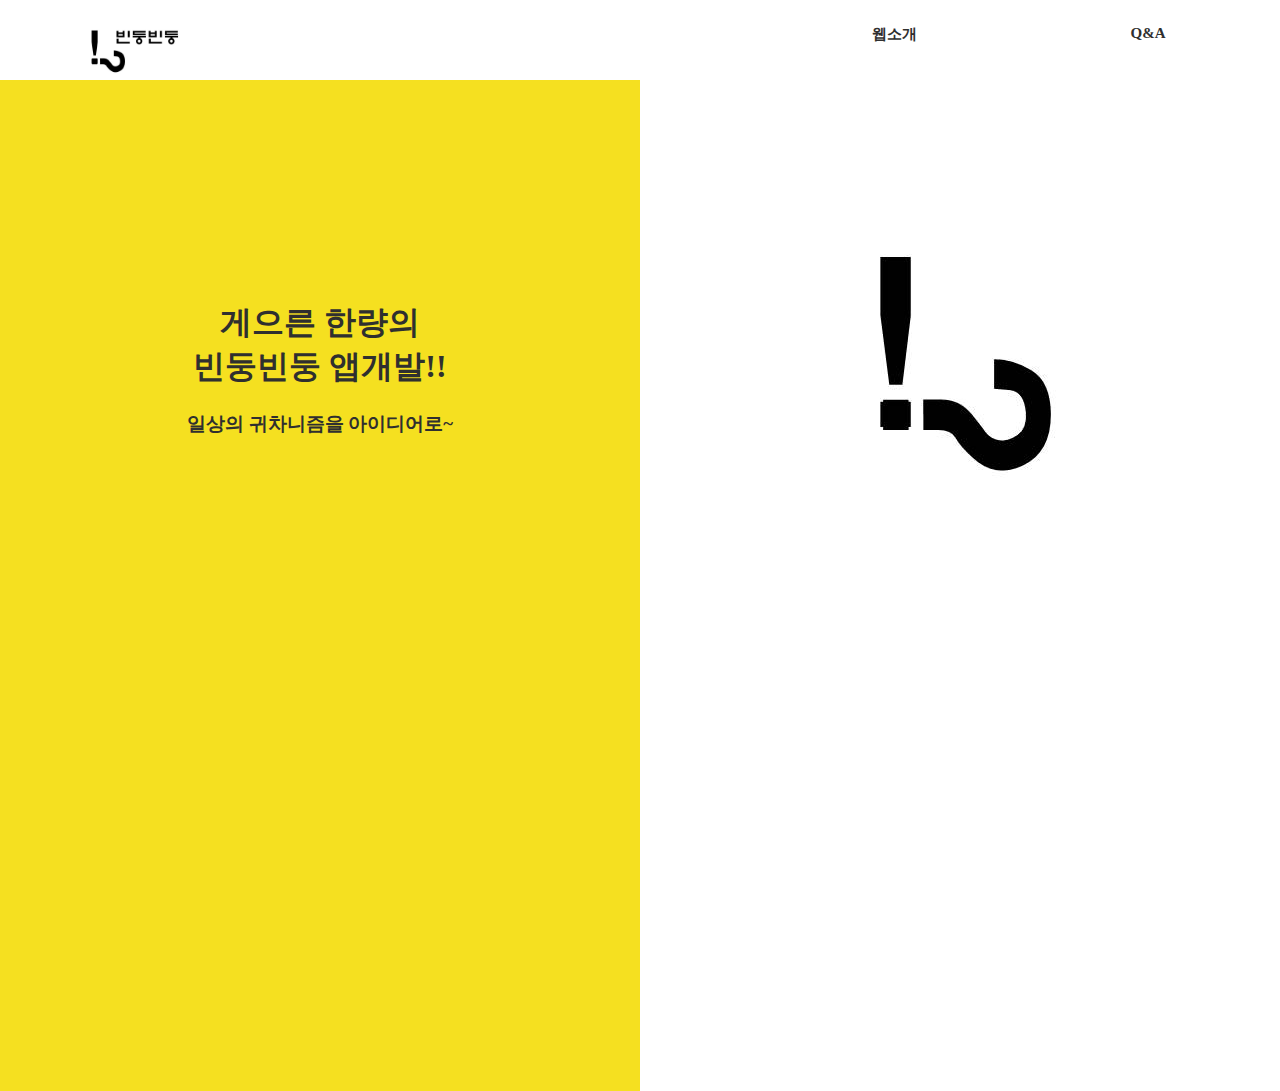
<file: index.html>
<!doctype html>
<html lang="ko">
  <head>
    <meta charset="utf-8">
    <title>빈둥빈둥 앱개발, 빈둥빈둥 어플리케이션
    </title>
    <link rel="stylesheet" href="style.css">
  </head>
  <body>

    <div class="menu">
      <span><a href="index.html"><img src="image/homeicon512.png" height="50"></a></span>
      <span></span>
      <span></span>
      <span><a href="page1.html">웹소개</a></span>
      <span><a href="page2.html">Q&A</a></span>
    </div>

    <div id="bodyText">
      <div class="textleft">
        <h1>게으른 한량의<br> 빈둥빈둥 앱개발!!</h1>
        <h3>일상의 귀차니즘을 아이디어로~</h3>
      </div>
      <div class="textright">
        <img src="image/symbol256.jpg">
      </div>
    </div>

  </body>
</html>
</file>
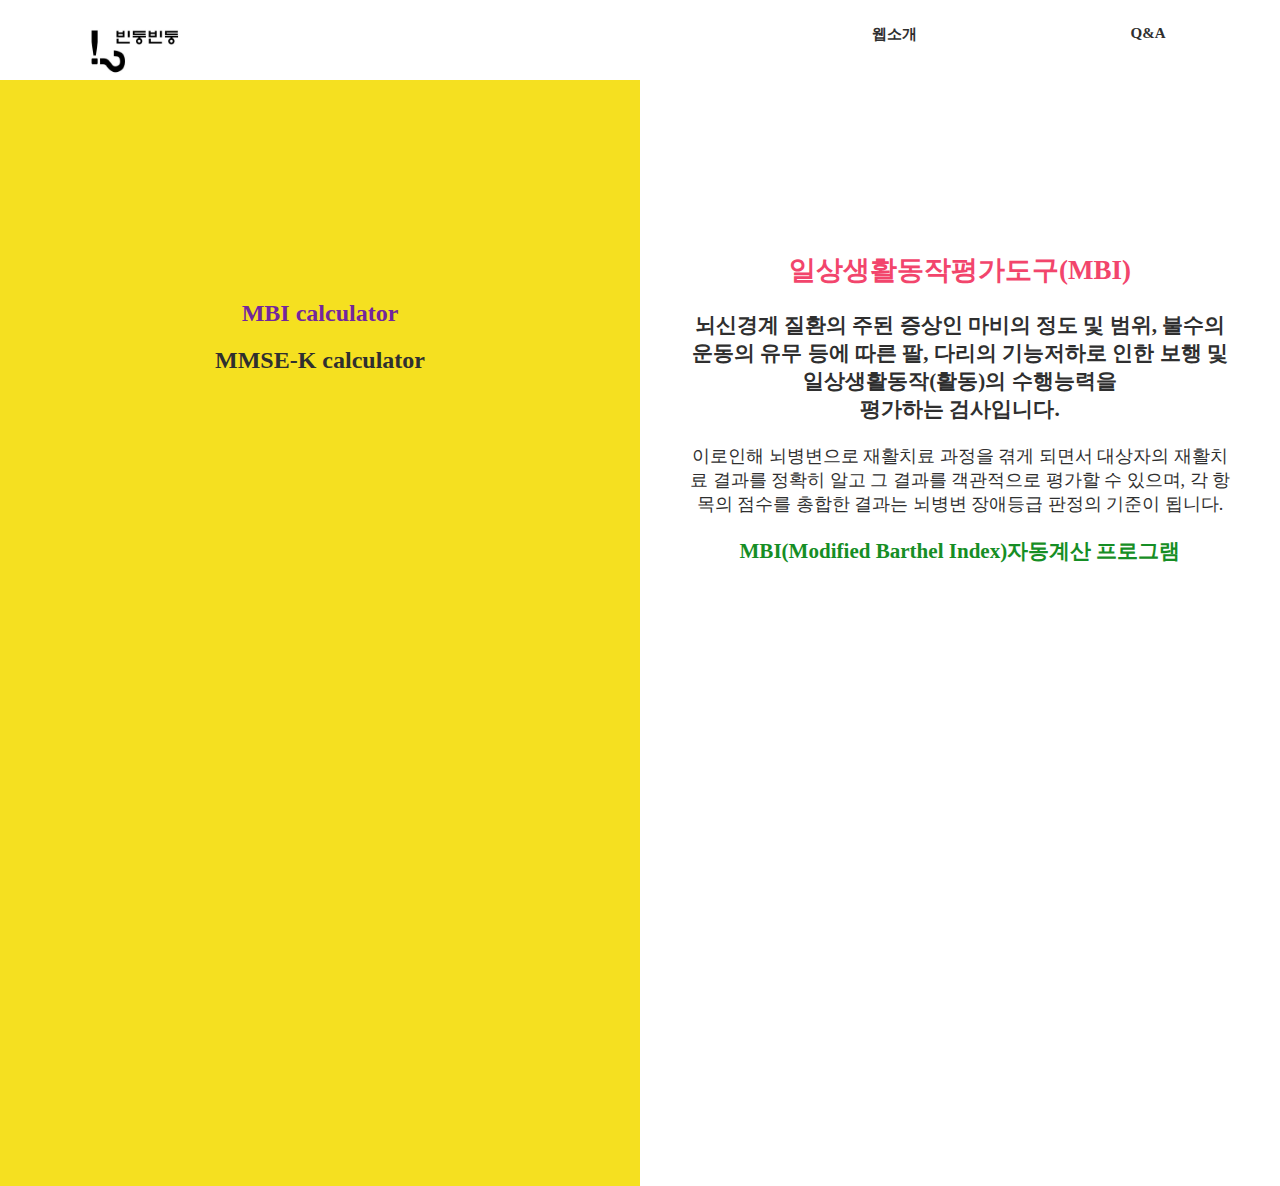
<file: page1.html>
<!doctype html>
<html lang="ko">
  <head>
    <meta charset="utf-8">
    <title>일상생활동작평가도구(MBI)자동계산프로그램
    </title>
    <link rel="stylesheet" href="style.css">
  </head>
  <body>

    <div class="menu">
      <span><a href="index.html"><img src="image/homeicon512.png" height="50"></a></span>
      <span></span>
      <span></span>
      <span><a href="page1.html">웹소개</a></span>
      <span><a href="page2.html">Q&A</a></span>
    </div>

    <div id="bodyText">
      <div class="textleft">
        <div>
          <h2>
            <a href="page1.html" style="color:rgb(115, 38, 157)">
              MBI calculator</a>
          </h2>
        </div>
        <div>
          <h2>
            <a href="page1_mmse.html">
              MMSE-K calculator</a>
          </h2>
        </div>
        <div><h2></h2></div>
      </div>
      <div class="textright">
        <div>
          <h2 style="color:rgb(242, 69, 108)">일상생활동작평가도구(MBI)</h2>
        <div>
          <h3>뇌신경계 질환의 주된 증상인 마비의 정도 및 범위, 불수의 운동의 유무 등에 따른 팔, 다리의 기능저하로 인한 보행 및 일상생활동작(활동)의 수행능력을<br>평가하는 검사입니다.</h3>
        </div>
        <div>
        이로인해 뇌병변으로 재활치료 과정을 겪게 되면서 대상자의 재활치료 결과를 정확히 알고 그 결과를 객관적으로 평가할 수 있으며, 각 항목의 점수를 총합한 결과는 뇌병변 장애등급 판정의 기준이 됩니다.
        </div>
        <h3>
          <a href="MBI/MBI.html", style="color:rgb(22, 142, 37);">
            MBI(Modified Barthel Index)자동계산 프로그램
          </a>
        </h3>
        </div>
    </div>

  </body>
</html>
</file>
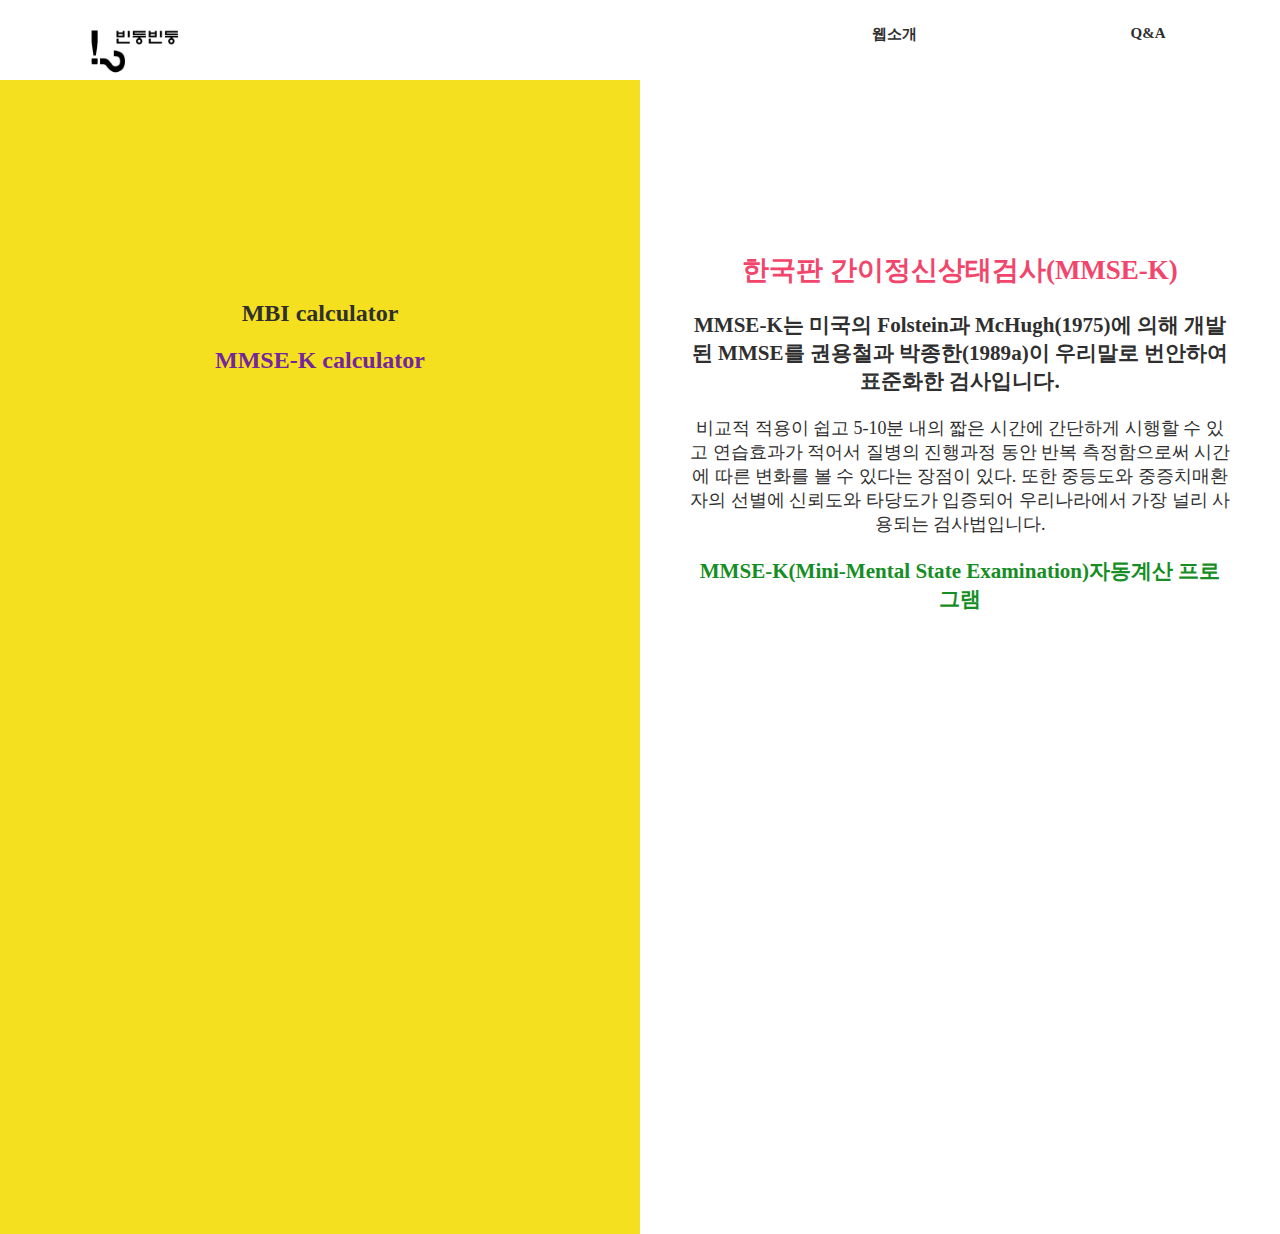
<file: page1_mmse.html>
<!doctype html>
<html lang="ko">
  <head>
    <meta charset="utf-8">
    <title>한국판 간이정신상태검사(MMSE-K)자동계산프로그램
    </title>
    <link rel="stylesheet" href="style.css">
  </head>
  <body>

    <div class="menu">
      <span><a href="index.html"><img src="image/homeicon512.png" height="50"></a></span>
      <span></span>
      <span></span>
      <span><a href="page1.html">웹소개</a></span>
      <span><a href="page2.html">Q&A</a></span>
    </div>

    <div id="bodyText">
      <div class="textleft">
        <div>
          <h2>
            <a href="page1.html">
              MBI calculator</a>
          </h2>
        </div>
        <div>
          <h2>
            <a href="page1_mmse.html" style="color:rgb(115, 38, 157)">
              MMSE-K calculator</a>
          </h2>
        </div>
        <div><h2></h2></div>
      </div>
      <div class="textright">
        <div>
          <h2 style="color:rgb(242, 69, 108)">한국판 간이정신상태검사(MMSE-K)</h2>
        </div>
        <div>
          <h3>MMSE-K는 미국의 Folstein과 McHugh(1975)에 의해 개발된 MMSE를 권용철과 박종한(1989a)이 우리말로 번안하여 표준화한 검사입니다.</h3>
        </div>
        <div>
        비교적 적용이 쉽고 5-10분 내의 짧은 시간에 간단하게 시행할 수 있고 연습효과가 적어서 질병의 진행과정 동안 반복 측정함으로써 시간에 따른 변화를 볼 수 있다는 장점이 있다.
        또한 중등도와 중증치매환자의 선별에 신뢰도와 타당도가 입증되어 우리나라에서 가장 널리 사용되는 검사법입니다.
        </div>
        <h3>
          <a href="MMSE/MMSE.html", style="color:rgb(22, 142, 37);">
            MMSE-K(Mini-Mental State Examination)자동계산 프로그램
          </a>
        </h3>
        </div>
      </div>

  </body>
</html>
</file>
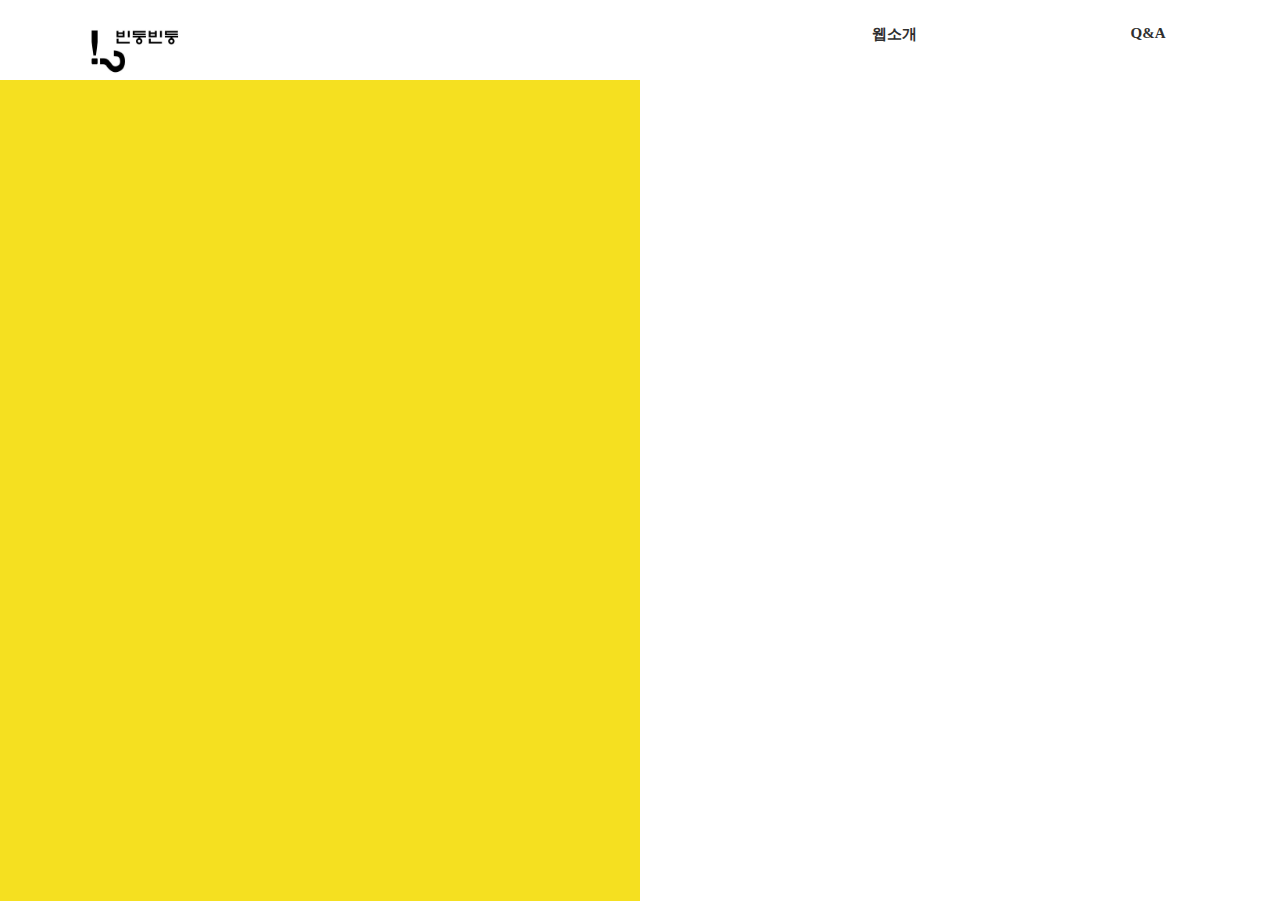
<file: page2.html>
<!doctype html>
<html lang="ko">
  <head>
    <meta charset="utf-8">
    <title>빈둥빈둥 웹개발, 궁금한점</title>
    <link rel="stylesheet" href="style.css">
  </head>
  <body>

    <div class="menu">
      <span><a href="index.html"><img src="image/homeicon512.png" height="50"></a></span>
      <span></span>
      <span></span>
      <span><a href="page1.html">웹소개</a></span>
      <span><a href="page2.html">Q&A</a></span>
    </div>

    <div id="bodyText">
      <div class="textleft">
        <h1></h1>
      </div>
      <div class="textright"></div>
    </div>

  </body>
</html>
</file>
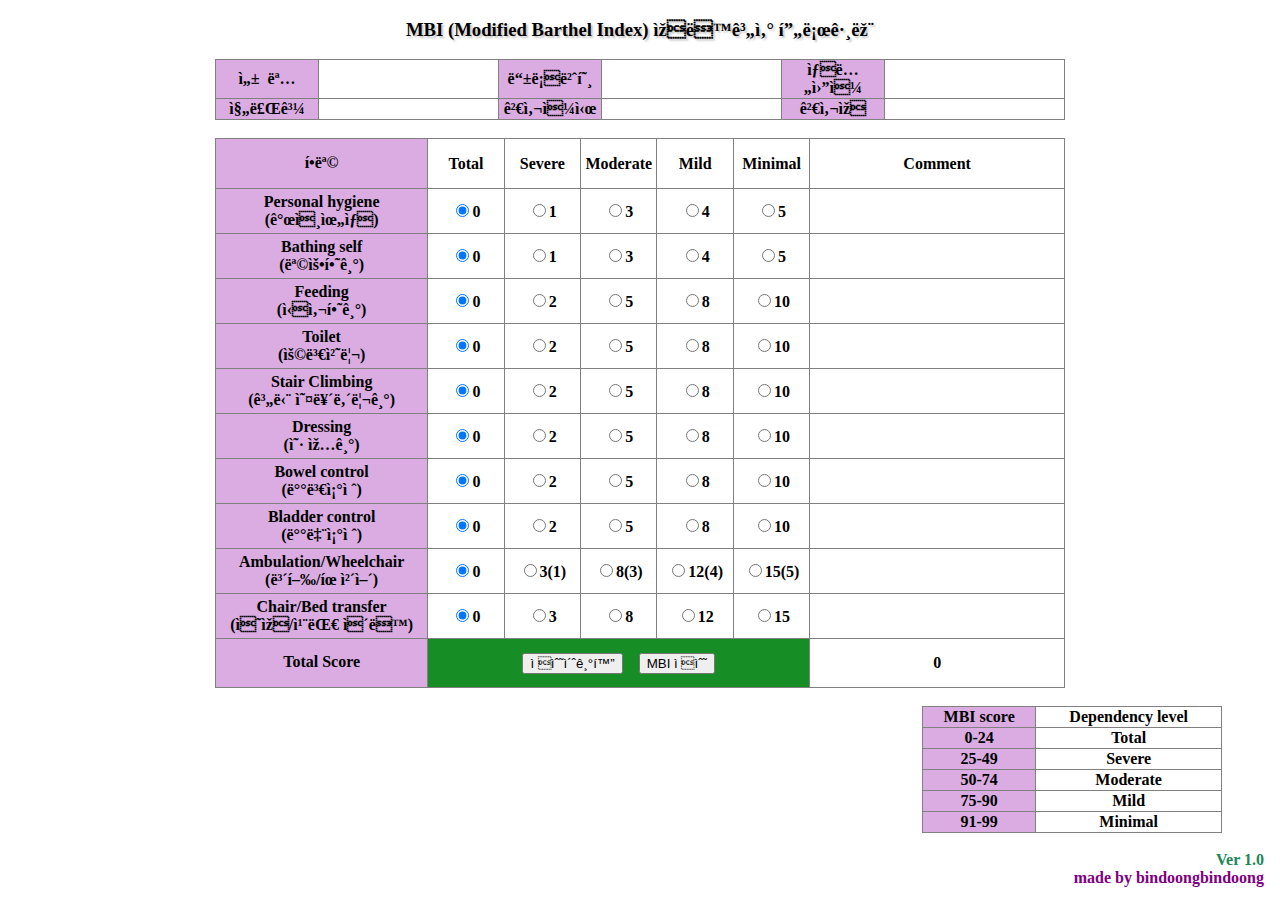
<file: MBI/MBI.html>
<!doctype html>
<html lang="ko">
  <head>
    <meta charset-"utf-8">
    <title>MBI 자동계산(Modified Barthel Index)</title>
    <link rel="stylesheet" href="MBI.css">
    <script src="MBI.js"></script>
  </head>
  <body>

  <h3>MBI (Modified Barthel Index) 자동계산 프로그램</h3>

    <table class="table1" border="1">
        <colgroup>
            <col style="width:12%">
            <col style="width:21%">
            <col style="width:12%">
            <col style="width:21%">
            <col style="width:12%">
            <col style="width:21%">
        </colgroup>
        <tr>
            <td>성&nbsp;&nbsp;명</td>
            <td>
              <input type="text" name="name" style="width:90%; border:0;">
            </td>
            <td>등록번호</td>
            <td>
              <input type="text" name="number" style="width:90%; border:0;">
            </td>
            <td>생년월일</td>
            <td>
              <input type="text" name="birth" style="width:90%; border:0;">
            </td>
        </tr>
        <tr>
            <td>진료과</td>
            <td>
              <input type="text" name="medipart" style="width:90%; border:0;">
            </td>
            <td>검사일시</td>
            <td>
              <input type="text" name="date" style="width:90%; border:0;">
            </td>
            <td>검사자</td>
            <td>
              <input type="text" name="therapist" style="width:90%; border:0;">
            </td>
        </tr>
    </table>

    <br>

  <form>
    <table class="table2" border="1">
        <colgroup>
            <col style="width:25%">
            <col style="width:9%">
            <col style="width:9%">
            <col style="width:9%">
            <col style="width:9%">
            <col style="width:9%">
            <col style="width:30%">
        </colgroup>
        <tr>
            <td><div class="topline">항목</div></td>
            <td>Total</td>
            <td>Severe</td>
            <td>Moderate</td>
            <td>Mild</td>
            <td>Minimal</td>
            <td>Comment</td>
        </tr>
        <tr>
            <td>Personal hygiene<br>(개인위생)</td>
            <td>
              <input type="radio" name="PH" value="0" checked>0
            </td>
            <td>
              <input type="radio" name="PH" value="1" >1
            </td>
            <td>
              <input type="radio" name="PH" value="3" >3
            </td>
            <td>
              <input type="radio" name="PH" value="4" >4
            </td>
            <td>
              <input type="radio" name="PH" value="5" >5
            </td>
            <td>
              <input type="text" name="pcomment" style="width:90%; border:0;">
            </td>
        </tr>
        <tr>
            <td>Bathing self<br>(목욕하기)</td>
            <td>
              <input type="radio" name="BS" value="0" checked>0
            </td>
            <td>
              <input type="radio" name="BS" value="1" >1
            </td>
            <td>
              <input type="radio" name="BS" value="3" >3
            </td>
            <td>
              <input type="radio" name="BS" value="4" >4
            </td>
            <td>
              <input type="radio" name="BS" value="5" >5
            </td>
            <td>
              <input type="text" name="bcomment" style="width:90%; border:0;">
            </td>
        </tr>
        <tr>
          <td>Feeding<br>(식사하기)</td>
          <td>
            <input type="radio" name="FE" value="0" checked>0
          </td>
          <td>
            <input type="radio" name="FE" value="2" >2
          </td>
          <td>
            <input type="radio" name="FE" value="5" >5
          </td>
          <td>
            <input type="radio" name="FE" value="8" >8
          </td>
          <td>
            <input type="radio" name="FE" value="10" >10
          </td>
          <td>
            <input type="text" name="fcomment" style="width:90%; border:0;">
          </td>
        </tr>
        <tr>
            <td>Toilet<br>(용변처리)</td>
            <td>
              <input type="radio" name="TO" value="0" checked>0
            </td>
            <td>
              <input type="radio" name="TO" value="2" >2
            </td>
            <td>
              <input type="radio" name="TO" value="5" >5
            </td>
            <td>
              <input type="radio" name="TO" value="8" >8
            </td>
            <td>
              <input type="radio" name="TO" value="10" >10
            </td>
            <td>
              <input type="text" name="tcomment" style="width:90%; border:0;">
            </td>
        </tr>
        <tr>
          <td>Stair Climbing<br>(계단 오르내리기)</td>
          <td>
            <input type="radio" name="SC" value="0" checked>0
          </td>
          <td>
            <input type="radio" name="SC" value="2" >2
          </td>
          <td>
            <input type="radio" name="SC" value="5" >5
          </td>
          <td>
            <input type="radio" name="SC" value="8" >8
          </td>
          <td>
            <input type="radio" name="SC" value="10" >10
          </td>
          <td>
            <input type="text" name="scomment" style="width:90%; border:0;">
          </td>
        </tr>
        <tr>
          <td>Dressing<br>(옷 입기)</td>
          <td>
            <input type="radio" name="DR" value="0" checked>0
          </td>
          <td>
            <input type="radio" name="DR" value="2" >2
          </td>
          <td>
            <input type="radio" name="DR" value="5" >5
          </td>
          <td>
            <input type="radio" name="DR" value="8" >8
          </td>
          <td>
            <input type="radio" name="DR" value="10" >10
          </td>
          <td>
            <input type="text" name="dcomment" style="width:90%; border:0;">
          </td>
        </tr>
        <tr>
          <td>Bowel control<br>(배변조절)</td>
          <td>
            <input type="radio" name="BO" value="0" checked>0
          </td>
          <td>
            <input type="radio" name="BO" value="2" >2
          </td>
          <td>
            <input type="radio" name="BO" value="5" >5
          </td>
          <td>
            <input type="radio" name="BO" value="8" >8
          </td>
          <td>
            <input type="radio" name="BO" value="10" >10
          </td>
          <td>
            <input type="text" name="bocomment" style="width:90%; border:0;">
          </td>
        </tr>
        <tr>
          <td>Bladder control<br>(배뇨조절)</td>
          <td>
            <input type="radio" name="BL" value="0" checked>0
          </td>
          <td>
            <input type="radio" name="BL" value="2" >2
          </td>
          <td>
            <input type="radio" name="BL" value="5" >5
          </td>
          <td>
            <input type="radio" name="BL" value="8" >8
          </td>
          <td>
            <input type="radio" name="BL" value="10" >10
          </td>
          <td>
            <input type="text" name="blcomment" style="width:90%; border:0;">
          </td>
        </tr>
        <tr>
          <td>Ambulation/Wheelchair<br>(보행/휠체어)</td>
          <td>
            <input type="radio" name="AW" value="0" checked>0
          </td>
          <td>
            <input type="radio" name="AW" value="3" >3(1)
          </td>
          <td>
            <input type="radio" name="AW" value="8" >8(3)
          </td>
          <td>
            <input type="radio" name="AW" value="12" >12(4)
          </td>
          <td>
            <input type="radio" name="AW" value="15" >15(5)
          </td>
          <td>
            <input type="text" name="acomment" style="width:90%; border:0;">
          </td>
        </tr>
        <tr>
          <td>Chair/Bed transfer<br>(의자/침대 이동)</td>
          <td>
            <input type="radio" name="CB" value="0" checked>0
          </td>
          <td>
            <input type="radio" name="CB" value="3" >3
          </td>
          <td>
            <input type="radio" name="CB" value="8" >8
          </td>
          <td>
            <input type="radio" name="CB" value="12" >12
          </td>
          <td>
            <input type="radio" name="CB" value="15" >15
          </td>
          <td>
            <input type="text" name="ccomment" style="width:90%; border:0;">
          </td>
        </tr>
        <tr>
            <td><div class="bottomline">Total Score</div></td>
            <td colspan="5" style="background-color:rgb(22, 142, 37)">
              <input type="reset" value="점수초기화" onclick="
                Reset();
              ">&nbsp;&nbsp;&nbsp;
              <input type="button" value="MBI 점수" onclick="
                result();
              ">
            </td>
            <td id='Globalscore'>0
            </td>
        </tr>
    </table>
  </form>

    <br>

    <table class="table3" border="1" >
        <tr>
            <td>MBI score</td>
            <td>Dependency level</td>
        </tr>
        <tr class="total">
            <td>0-24</td>
            <td>Total</td>
        </tr>
        <tr class="severe">
            <td>25-49</td>
            <td>Severe</td>
        </tr>
        <tr class="moderate">
            <td>50-74</td>
            <td>Moderate</td>
        </tr>
        <tr class="mild">
            <td>75-90</td>
            <td>Mild</td>
        </tr>
        <tr class="minimal">
            <td>91-99</td>
            <td>Minimal</td>
        </tr>
    </table>
    <br>
    <div align="right" style="color:rgb(34, 133, 87);">Ver 1.0&nbsp;&nbsp;</div>
    <div align="right" style="color:purple;"> made by bindoongbindoong&nbsp;&nbsp;</div>
</file>
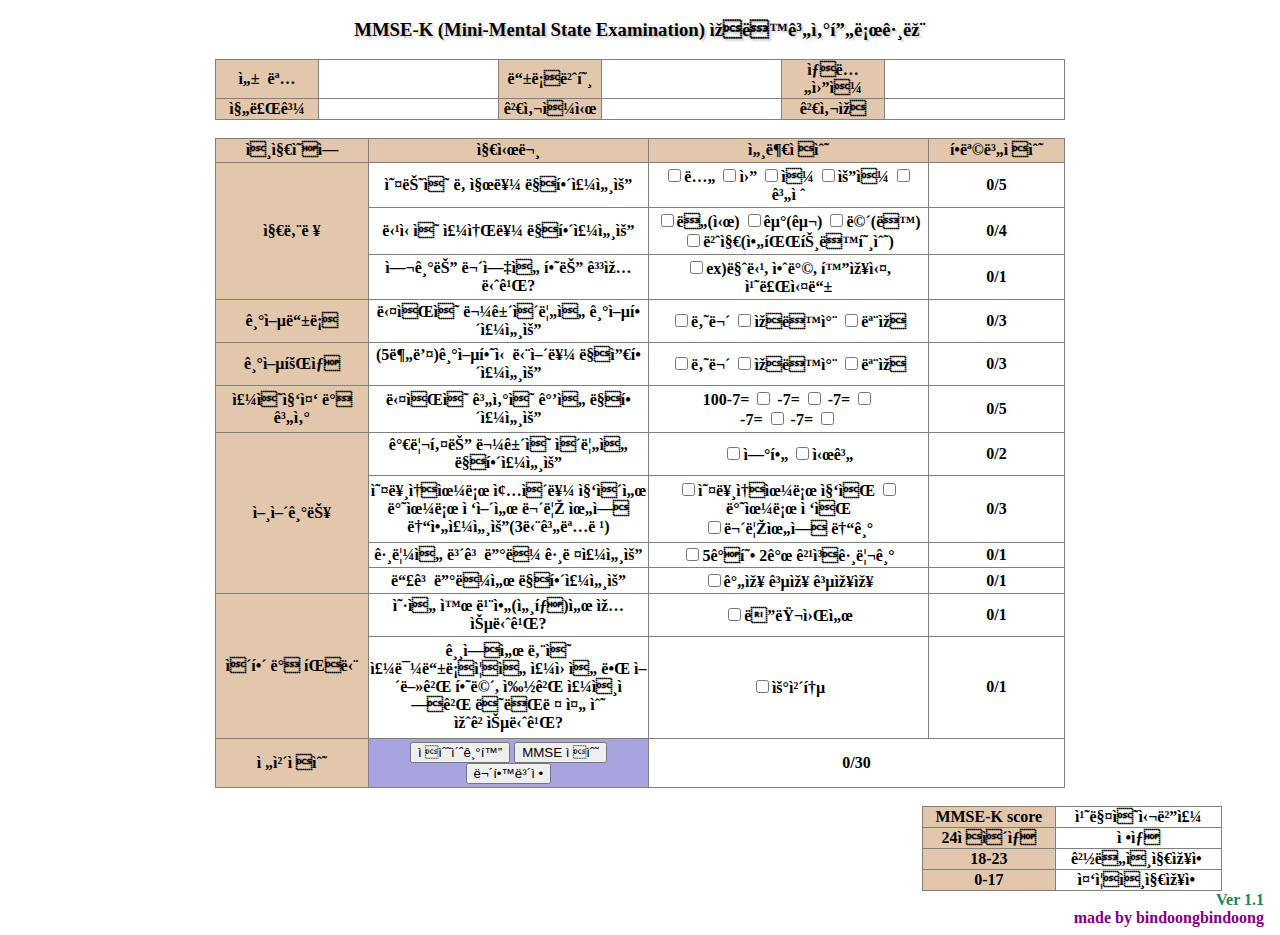
<file: MMSE/MMSE.html>
<!doctype html>
<html lang="ko">
  <head>
    <meta charset-"utf-8">
    <title>MMSE 자동계산(Mini-Mental State Examination)
    </title>
    <link rel="stylesheet" href="MMSE.css">
    <script src="MMSE.js"></script>
  </head>
  <body>

      <h3>MMSE-K (Mini-Mental State Examination) 자동계산프로그램</h3>

      <table class="table1" border="1">
          <colgroup>
              <col style="width:12%">
              <col style="width:21%">
              <col style="width:12%">
              <col style="width:21%">
              <col style="width:12%">
              <col style="width:21%">
          </colgroup>
          <tr>
              <td>성&nbsp;&nbsp;명</td>
              <td>
                <input type="text" name="name" style="width:90%; border:0;">
              </td>
              <td>등록번호</td>
              <td>
                <input type="text" name="number" style="width:90%; border:0;">
              </td>
              <td>생년월일</td>
              <td>
                <input type="text" name="birth" style="width:90%; border:0;">
              </td>
          </tr>
          <tr>
              <td>진료과</td>
              <td>
                <input type="text" name="medipart" style="width:90%; border:0;">
              </td>
              <td>검사일시</td>
              <td>
                <input type="text" name="date" style="width:90%; border:0;">
              </td>
              <td>검사자</td>
              <td>
                <input type="text" name="therapist" style="width:90%; border:0;">
              </td>
          </tr>
      </table>

      <br>

  <form>
    <table class ="table2" border="1">
      <colgroup>
          <col style="width:18%">
          <col style="width:33%">
          <col style="width:33%">
          <col style="width:16%">
      </colgroup>
          <tr> <! 두번째테이블 첫줄>
            <td>인지영역</td>
            <td>지시문</td>
            <td>세부점수</td>
            <td>항목별점수</td>
          </tr>
          <tr> <! 두번째테이블 두번쩨줄>
            <td rowspan="3">지남력
            </td>
            <td>오늘의 날짜를 말해주세요
            </td>
            <td>
              <input type="checkbox"
                onchange="totalscore(); orientation1score()"
                name="orientation1">년
              <input type="checkbox"
                onchange="totalscore(); orientation1score()"
                name="orientation1">월
              <input type="checkbox"
                onchange="totalscore(); orientation1score()"
                name="orientation1">일
              <input type="checkbox"
                onchange="totalscore(); orientation1score()"
                name="orientation1">요일
              <input type="checkbox"
                onchange="totalscore(); orientation1score()"
                name="orientation1">계절
            </td>
            <td id= "orientation1_end">0/5
            </td>
          </tr>
          <tr> <! 두번째테이블 세번째줄>
            <td class="towhite" id="towhite1">당신의 주소를 말해주세요
            </td>
            <td>
              <input type="checkbox"
              onchange="totalscore(); orientation2score()"
              name="orientation2">도(시)
              <input type="checkbox"
              onchange="totalscore(); orientation2score()"
              name="orientation2">군(구)
              <input type="checkbox"
              onchange="totalscore(); orientation2score()"
              name="orientation2">면(동)<br>
              <input type="checkbox"
              onchange="totalscore(); orientation2score()"
              name="orientation2">번지(아파트동호수)
            </td>
            <td  id= "orientation2_end">0/4
            </td>
          </tr>
          <tr> <! 두번째테이블 네번째줄>
            <td id="towhite2">여기는 무엇을 하는 곳입니까?
            </td>
            <td>
              <input type="checkbox"
                onchange="totalscore(); orientation3score()"
                name="orientation3">ex)마당, 안방, 화장실, 치료실등
            </td>
            <td id= "orientation3_end">0/1
            </td>
          </tr>
          <tr> <! 두번째테이블 다섯번째줄>
            <td>기억등록
            </td>
            <td>다음의 물건이름을 기억해주세요
            </td>
            <td>
              <input type="checkbox"
                onchange="totalscore(); memoryenrollscore()"
                name="memoryenroll">나무
              <input type="checkbox"
                onchange="totalscore(); memoryenrollscore()"
                name="memoryenroll">자동차
              <input type="checkbox"
                onchange="totalscore(); memoryenrollscore()"
                name="memoryenroll">모자
            </td>
            <td id= "memoryenroll_end">0/3
            </td>
          </tr>
          <tr> <! 두번째테이블 여섯번째줄>
            <td>기억회상
            </td>
            <td>(5분뒤)기억하신 단어를 말씀해주세요
            </td>
            <td>
              <input type="checkbox"
                onchange="totalscore(); memoryrecallscore()"
                name="memoryrecall">나무
              <input type="checkbox"
                onchange="totalscore(); memoryrecallscore()"
                name="memoryrecall">자동차
              <input type="checkbox"
                onchange="totalscore(); memoryrecallscore()"
                name="memoryrecall">모자
            </td>
            <td id= "memoryrecall_end">0/3
            </td>
          </tr>
          <tr> <! 두번째테이블 일곱번째줄>
            <td>주의집중 및 계산
            </td>
            <td>다음의 계산의 값을 말해주세요
            </td>
            <td>100-7=
              <input type="checkbox"
                onchange="totalscore(); calculationscore()"
                name="calculation"> -7=
              <input type="checkbox"
                onchange="totalscore(); calculationscore()"
                name="calculation"> -7=
              <input type="checkbox"
                onchange="totalscore(); calculationscore()"
                name="calculation"><br>-7=
              <input type="checkbox"
                onchange="totalscore(); calculationscore()"
                name="calculation"> -7=
              <input type="checkbox"
                onchange="totalscore(); calculationscore()"
                name="calculation">
            </td>
            <td id= "calculation_end">0/5
            </td>
          </tr>
          <tr> <! 두번째테이블 여덞번째줄>
            <td rowspan="4">언어기능
            </td>
            <td>가리키는 물건의 이름을 말해주세요
            </td>
            <td>
              <input type="checkbox"
                onchange="totalscore(); language1score()"
                name="language1">연필
              <input type="checkbox"
                onchange="totalscore(); language1score()"
                name="language1">시계
            </td>
            <td id= "language1_end">0/2
            </td>
          </tr>
          <tr> <! 두번째테이블 아홉번째줄>
            <td id="towhite3">오른손으로 종이를 집이서 반으로 접어서 무릎 위에 놓아주세요(3단계명령)
            </td>
            <td>
              <input type="checkbox"
                onchange="totalscore(); language2score()"
                name="language2">오른손으로 집음
              <input type="checkbox"
                onchange="totalscore(); language2score()"
                name="language2">반으로 접음<br>
              <input type="checkbox"
                onchange="totalscore(); language2score()"
                name="language2">무릎위에 놓기
            </td>
            <td id= "language2_end">0/3
            </td>
          </tr>
          <tr> <! 두번째테이블 열번째줄>
            <td id="towhite4">그림을 보고 따라 그려주세요
            </td>
            <td>
              <input type="checkbox"
              onchange="totalscore(); language3score()"
              name="language3">5각형 2개 겹쳐그리기
            </td>
            <td id= "language3_end">0/1
            </td>
          </tr>
          <tr> <! 두번째테이블 열한번째줄>
            <td id="towhite5">듣고 따라서 말해주세요
            </td>
            <td>
              <input type="checkbox"
                onchange="totalscore(); language4score()"
                name="language4">간장 공장 공장장
            </td>
            <td id= "language4_end">0/1
            </td>
          </tr>
          <tr> <! 두번째테이블 열두번째줄>
            <td rowspan="2">이해 및 판단
            </td>
            <td>옷을 왜 빨아(세탁)서 입습니까?
            </td>
            <td>
              <input type="checkbox"
                onchange="totalscore(); judgement1score()"
                name="judgement1">더러워서
            </td>
            <td id= "judgement1_end">0/1
            </td>
          </tr>
          <tr> <! 두번째테이블 열세번째줄>
            <td id="towhite6">길에서 남의 주민등록증을 주웠을 때 어떻게 하면, 쉽게 주인에게 되돌려 줄 수 있겠습니까?
            </td>
            <td>
              <input type="checkbox"
                onchange="totalscore(); judgement2score()"
                name="judgement2">우체통
            </td>
            <td id= "judgement2_end">0/1
            </td>
          </tr>
          <tr> <! 두번째테이블 열네번째줄>
            <td>전체점수
            </td>
            <td id="lastline">
              <input type="reset" value="점수초기화"
                onclick="reset_a();
              ">
              <input type="button" value="MMSE 점수"
                onclick="mmse_score();
              ">
              <input type="button" value="무학보정"
                onclick="correction();
              ">
            </td>
            <td colspan="2" id="Globalscore">0/30
            </td>
          </tr>
    </table>
  <br>

    <table class="table3" border="1" >
        <tr>
            <td>MMSE-K score</td>
            <td>치매의심범주</td>
        </tr>
        <tr>
            <td>24점이상</td>
            <td id="normal">정상</td>
        </tr>
        <tr>
            <td>18-23</td>
            <td id="mild">경도인지장애</td>
        </tr>
        <tr>
            <td>0-17</td>
            <td id="moderate">중증인지장애</td>
        </tr>
    </table>
  </form>
  <div align="right" style="color:rgb(34, 133, 87);">Ver 1.1&nbsp;&nbsp;</div>
  <div align="right" style="color:purple;"> made by bindoongbindoong&nbsp;&nbsp;</div>
  </body>

</html>
</file>
<file: style.css>
h1 {
  text-align: center;
}

p {
  font-size: 100px;
  text-align: center;
}

body {
   margin: 0;
   padding: 0;
   color: rgb(47, 47, 47);
 }
 a {
   text-decoration: none;
   color: rgb(47, 47, 47);
 }
.menu {
  height:50px;
  border: none;
  display: grid;
  grid-template-columns: 1fr 1fr 1fr 1fr 1fr;
  text-align: center;
  padding: 5px;
  padding-top: 25px;
  font-size: 15px;
  font-weight: bold;
}
#bodyText {
  text-align: center;
  display: grid;
  grid-template-columns: 1fr 1fr;
}
.textleft {
  height: 100%;
  padding-top: 200px;
  padding-bottom: 200px;
  min-width: 300px;
  background-color: rgb(245, 224, 32);
}
.textright {
  text-align: center;
  padding-top: 150px;
  padding-bottom: 200px;
  padding-left: 50px;
  padding-right: 50px;
  font-size: large;
  min-width: 500px;
  background-color: white;
}
</file>
<file: MBI/MBI.css>
h3 {
  text-align: center;
  text-shadow: 2px 2px 2px rgb(199, 199, 199);
}

body {
  font-weight: bold;
}

table {
  width: 850px;
  border-collapse: collapse;
  margin-left: auto;
  margin-right: auto;
}

td {
  text-align: center;
}
td input:focus {
  outline: none;
}

table.table1 {
  height: 60px;
}
table.table2 {
  height: 550px;
}
table.table3 {
  width: 300px;
  margin-left: auto;
  margin-right: 50px;
}

.topline {
  height: 30px;
  margin-top: 10px;
}
.bottomline {
  height: 30px;
  margin-top: 10px;
}

td:nth-child(2n-1) {
  background-color: rgb(218, 172, 226);
}
table.table2:nth-child(1) td:nth-child(2n+3){
  background-color: white;
}

p {
  margin-top: 5px;
  text-align: center;
  color: red;
}
</file>
<file: MMSE/MMSE.css>
h3 {
  text-align: center;
  text-shadow: 2px 2px 2px rgb(199, 199, 199);
}

body {
  font-weight: bold;
}

table {
  width: 850px;
  border-collapse: collapse;
  margin-left: auto;
  margin-right: auto;
}

td {
  text-align: center;
}
td input:focus {
  outline: none;
}

table.table1 {
  height: 60px;
}
table.table2 {
  height: 650px;
}
table.table3 {
  width: 300px;
  margin-left: auto;
  margin-right: 50px;
}

table.table1 td:nth-child(2n-1) {
  background-color: rgb(226, 199, 172);
}
table.table2 td:first-child {
  background-color: rgb(226, 199, 172);
}
table.table2 tr:first-child {
  background-color: rgb(226, 199, 172);
}
table.table3 td:first-child {
  background-color: rgb(226, 199, 172);
}
#towhite1 {
  background-color: white;
}
#towhite2 {
  background-color: white;
}
#towhite3 {
  background-color: white;
}
#towhite4 {
  background-color: white;
}
#towhite5 {
  background-color: white;
}
#towhite6 {
  background-color: white;
}
#lastline {
  background-color: rgb(167, 164, 224);
}
</file>
